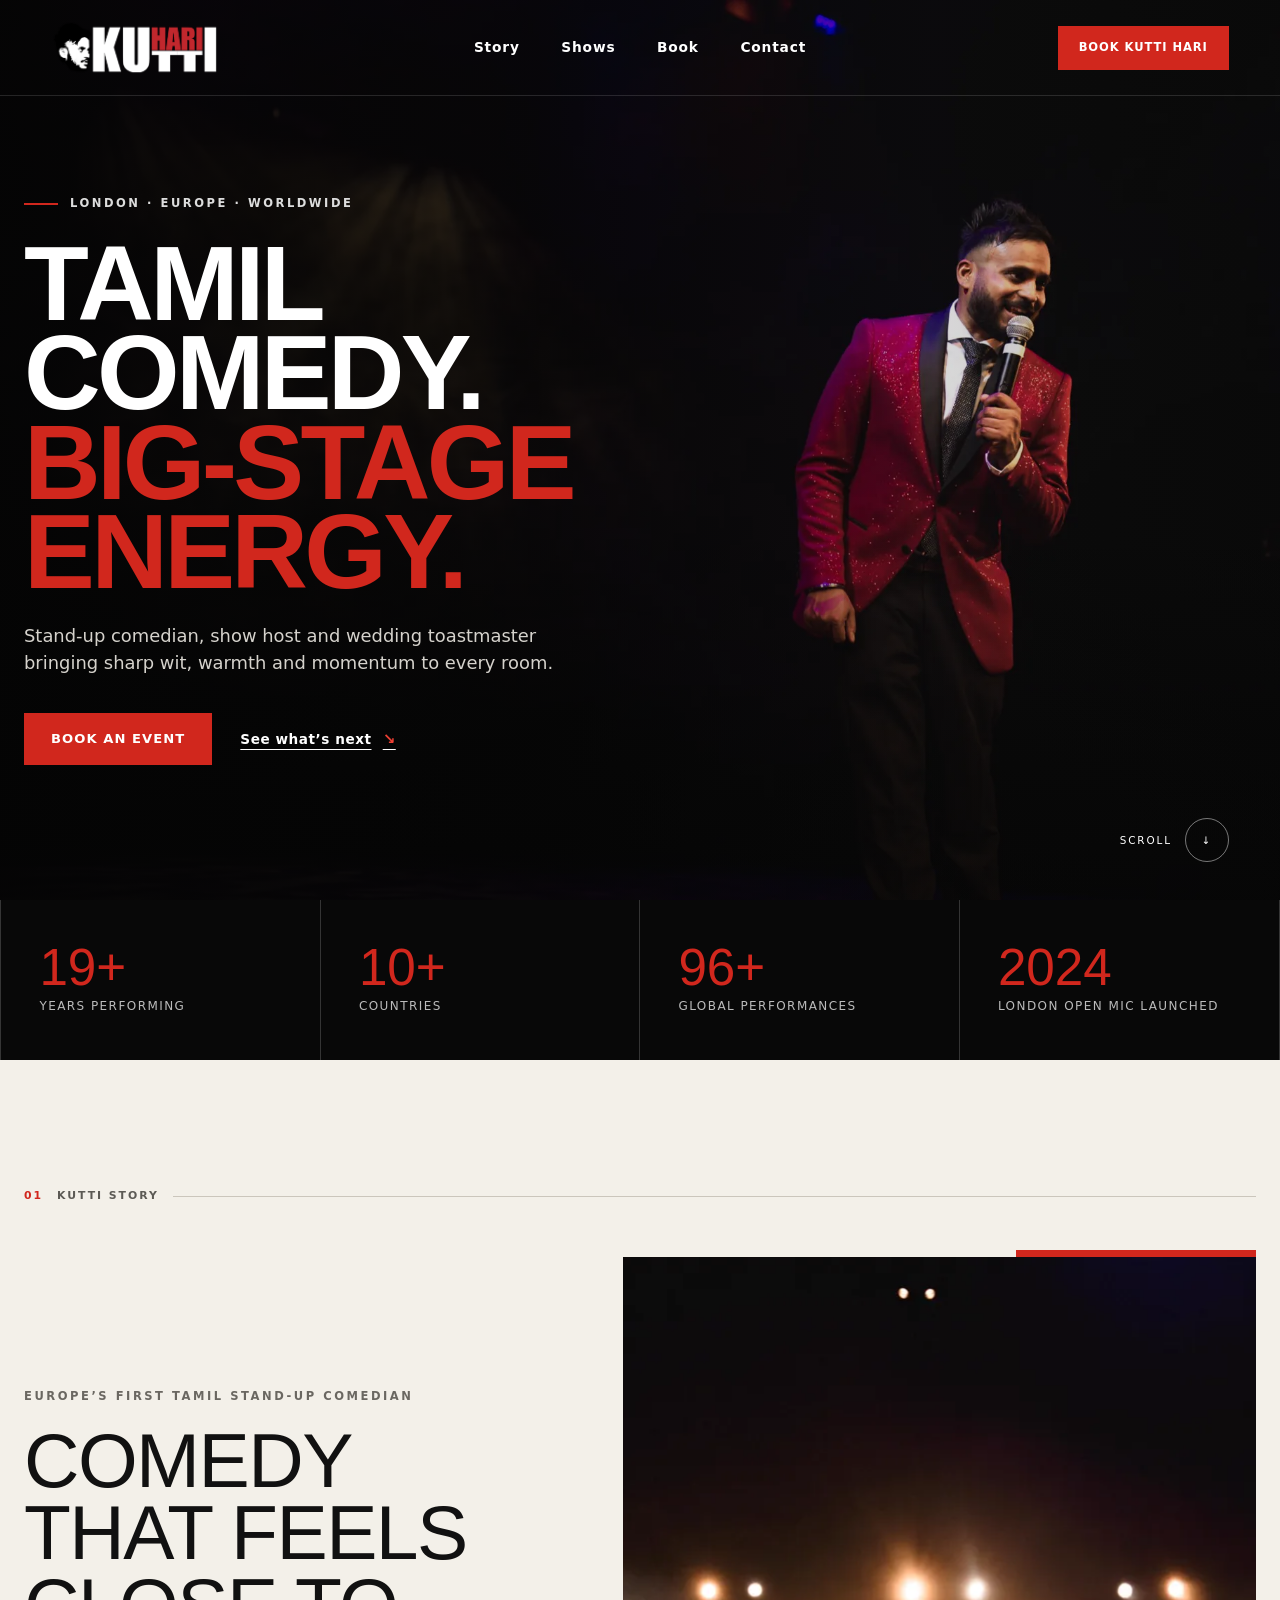
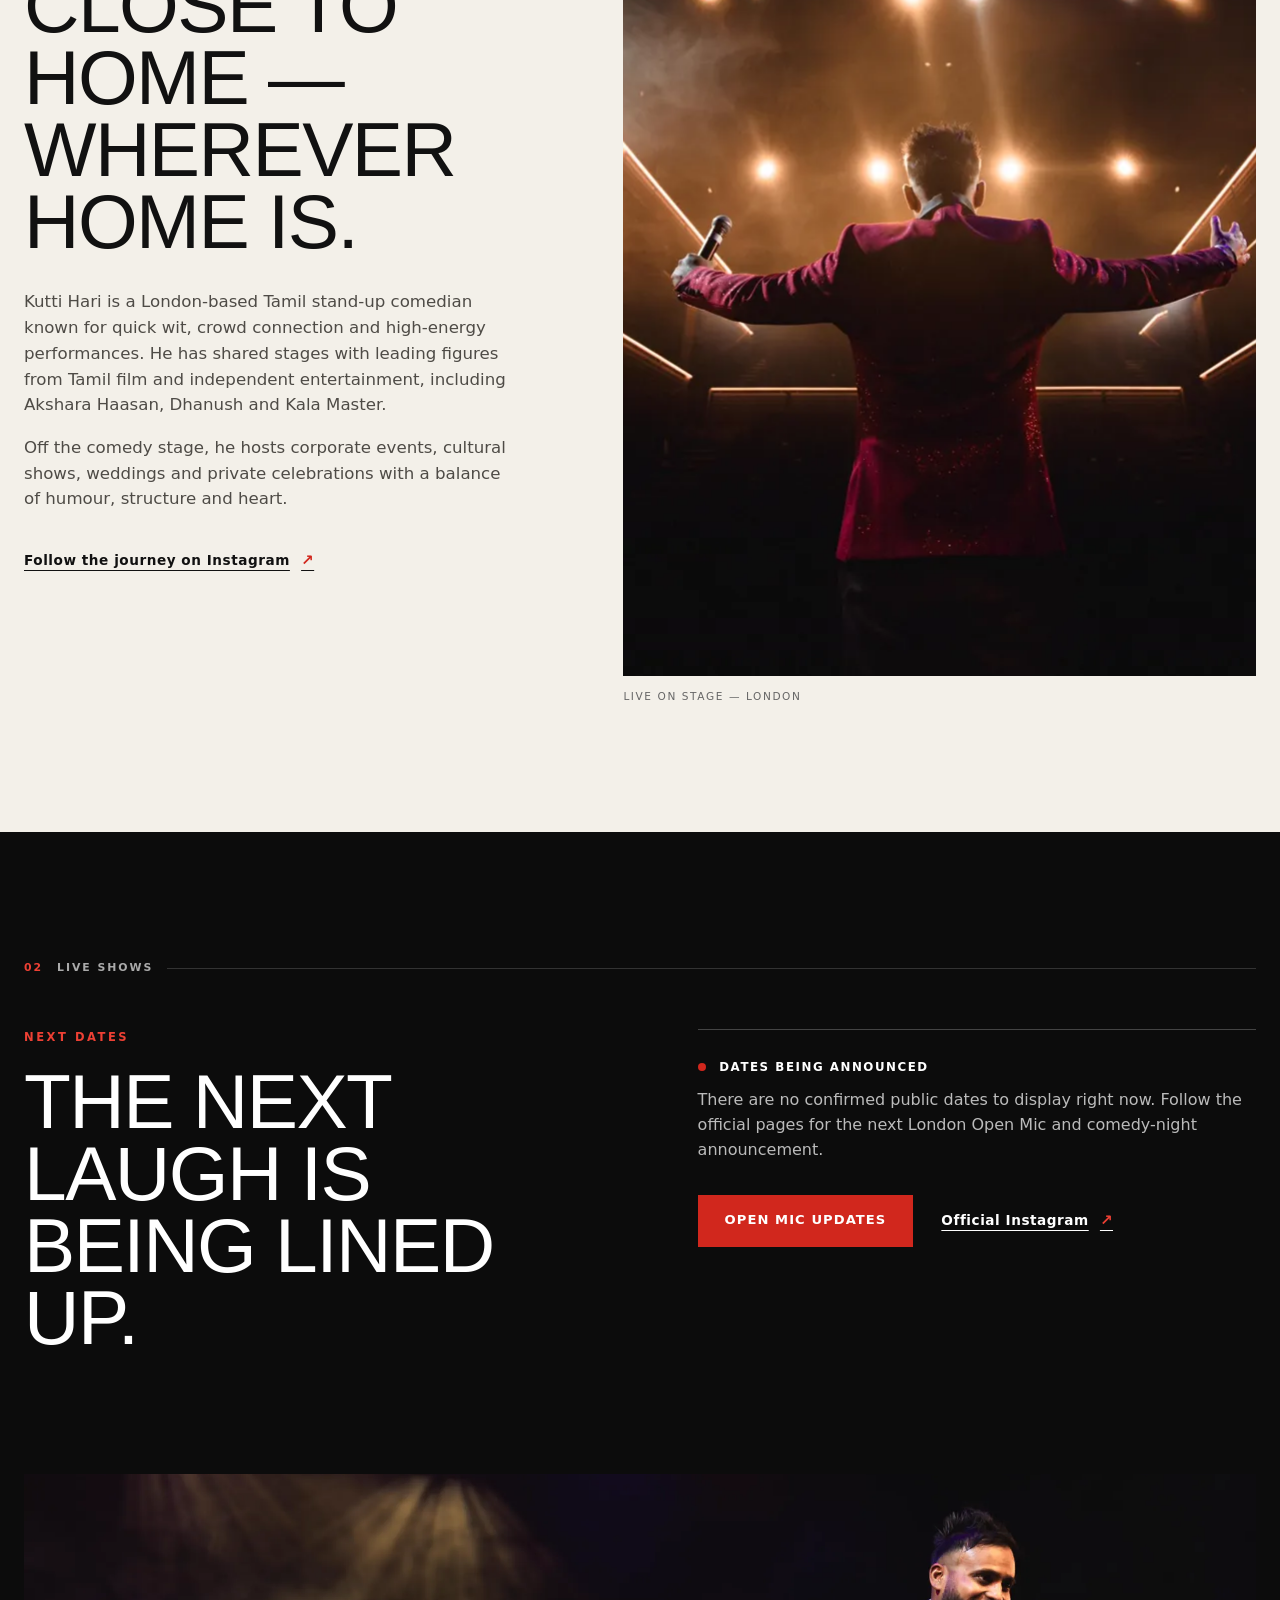
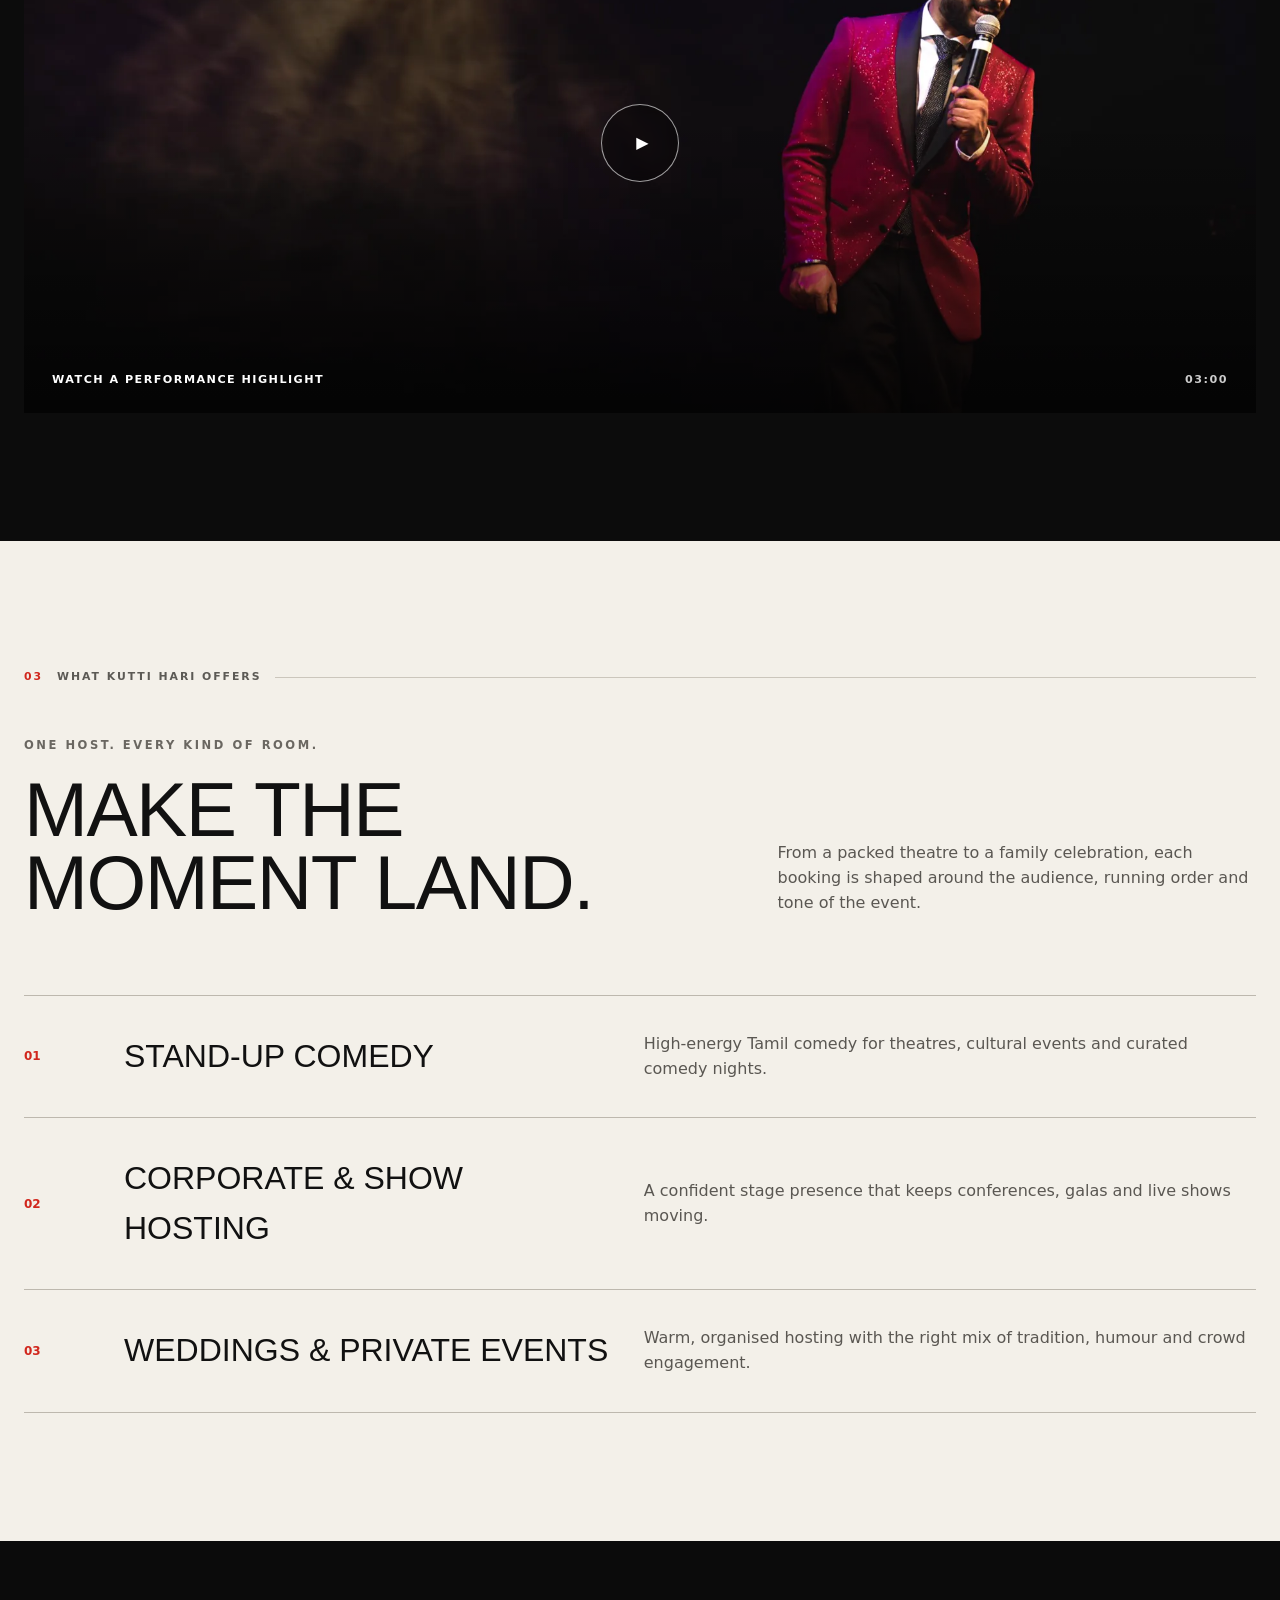
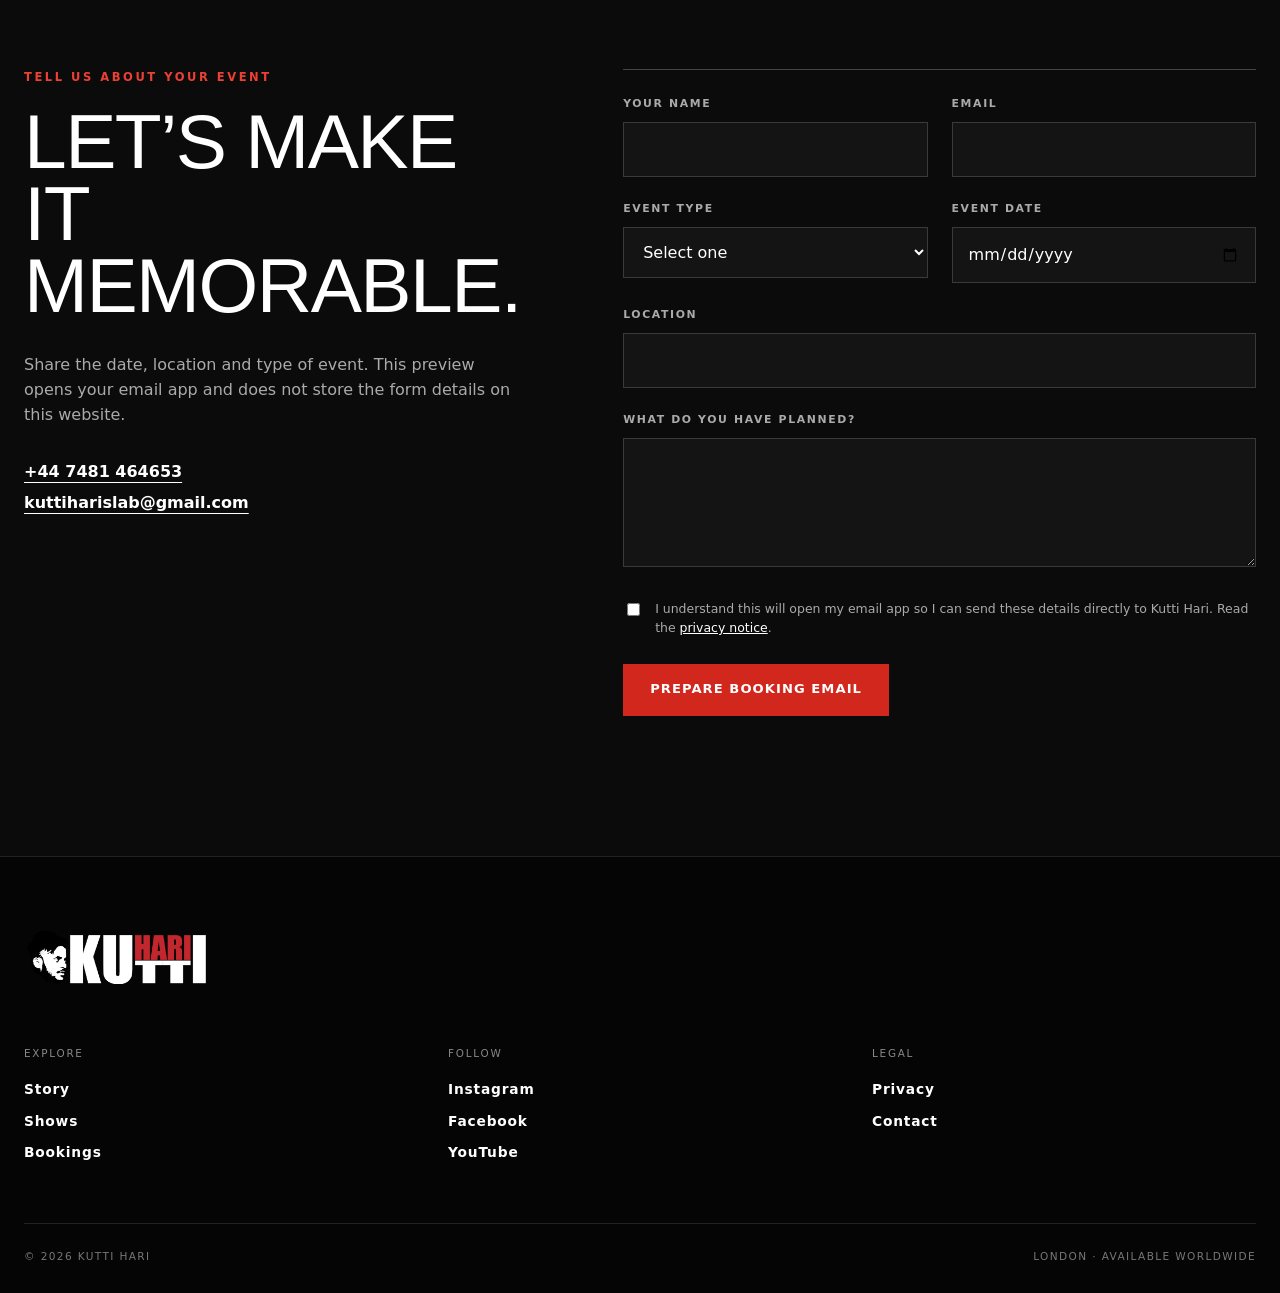
<file: index.html>
<!DOCTYPE html>
<html lang="en-GB">
<head>
  <meta charset="utf-8">
  <meta name="viewport" content="width=device-width, initial-scale=1">
  <meta name="description" content="Kutti Hari is a London-based Tamil stand-up comedian and event host performing across Europe and worldwide.">
  <meta name="robots" content="noindex,nofollow">
  <meta name="theme-color" content="#090909">
  <link rel="canonical" href="https://kuttihari.com/">
  <link rel="icon" href="assets/favicon.svg" type="image/svg+xml">
  <link rel="preload" href="assets/hero-a.webp" as="image" type="image/webp" fetchpriority="high">
  <link rel="stylesheet" href="styles.css">
  <title>Kutti Hari — Tamil stand-up comedian &amp; event host</title>
  <script type="application/ld+json">{"@context":"https://schema.org","@type":"Person","name":"Kutti Hari","jobTitle":"Stand-up comedian and event host","url":"https://kuttihari.com/","sameAs":["https://www.instagram.com/kutti_hari","https://www.facebook.com/mr.kuttihari","https://uk.linkedin.com/in/haripathu","https://youtube.com/@kuttikouple"],"email":"mailto:kuttiharislab@gmail.com","telephone":"+44 7484 802399"}</script>
</head>
<body>
  <a class="skip-link" href="#main">Skip to content</a>
  <header class="site-header" id="top">
    <a class="brand" href="#top" aria-label="Kutti Hari home"><img src="assets/logo.png" width="697" height="229" alt="Kutti Hari"></a>
    <button class="menu-toggle" type="button" aria-expanded="false" aria-controls="main-nav"><span></span><span></span><span></span><span class="sr-only">Menu</span></button>
    <nav id="main-nav" aria-label="Main navigation">
      <a href="#about">Story</a><a href="#shows">Shows</a><a href="#services">Book</a><a href="#contact">Contact</a>
    </nav>
    <a class="button button-small header-cta" href="#contact">Book Kutti Hari</a>
  </header>

  <main id="main">
    <section class="hero" aria-labelledby="hero-title">
      <div class="hero-image" role="img" aria-label="Kutti Hari performing on stage with a microphone"></div>
      <div class="hero-shade"></div>
      <div class="hero-copy">
        <p class="eyebrow">London · Europe · Worldwide</p>
        <h1 id="hero-title">Tamil comedy.<br><span>Big-stage energy.</span></h1>
        <p class="hero-lede">Stand-up comedian, show host and wedding toastmaster bringing sharp wit, warmth and momentum to every room.</p>
        <div class="actions"><a class="button" href="#contact">Book an event</a><a class="text-link" href="#shows">See what’s next <span aria-hidden="true">↘</span></a></div>
      </div>
      <a class="scroll-cue" href="#proof" aria-label="Scroll to performance highlights"><span>Scroll</span><i aria-hidden="true"></i></a>
    </section>

    <section class="proof" id="proof" aria-label="Performance highlights">
      <div><strong>19+</strong><span>Years performing</span></div>
      <div><strong>10+</strong><span>Countries</span></div>
      <div><strong>96+</strong><span>Global performances</span></div>
      <div><strong>2024</strong><span>London Open Mic launched</span></div>
    </section>

    <section class="section about" id="about">
      <div class="section-label"><span>01</span> Kutti story</div>
      <div class="about-grid">
        <div class="about-copy">
          <p class="kicker">Europe’s first Tamil stand-up comedian</p>
          <h2>Comedy that feels close to home — wherever home is.</h2>
          <p>Kutti Hari is a London-based Tamil stand-up comedian known for quick wit, crowd connection and high-energy performances. He has shared stages with leading figures from Tamil film and independent entertainment, including Akshara Haasan, Dhanush and Kala Master.</p>
          <p>Off the comedy stage, he hosts corporate events, cultural shows, weddings and private celebrations with a balance of humour, structure and heart.</p>
          <a class="text-link dark" href="https://www.instagram.com/kutti_hari" target="_blank" rel="noopener">Follow the journey on Instagram <span aria-hidden="true">↗</span></a>
        </div>
        <figure class="about-image">
          <img src="assets/hero-b.webp" width="1600" height="1019" loading="lazy" alt="Kutti Hari facing the stage with his arms open under theatre lights">
          <figcaption>Live on stage — London</figcaption>
        </figure>
      </div>
    </section>

    <section class="section shows" id="shows">
      <div class="section-label light"><span>02</span> Live shows</div>
      <div class="shows-grid">
        <div><p class="kicker red">Next dates</p><h2>The next laugh is being lined up.</h2></div>
        <div class="date-card">
          <p class="status"><i></i> Dates being announced</p>
          <p>There are no confirmed public dates to display right now. Follow the official pages for the next London Open Mic and comedy-night announcement.</p>
          <div class="actions"><a class="button" href="https://www.instagram.com/kuttihariopenmic" target="_blank" rel="noopener">Open Mic updates</a><a class="text-link" href="https://www.instagram.com/kutti_hari" target="_blank" rel="noopener">Official Instagram <span aria-hidden="true">↗</span></a></div>
        </div>
      </div>
      <a class="video-card" href="https://www.youtube.com/watch?v=BE_hwisD3ow" target="_blank" rel="noopener" aria-label="Watch a performance highlight — 03:00 — opens YouTube">
        <img src="assets/hero-a.webp" width="1920" height="1281" loading="lazy" alt="Kutti Hari smiling on stage in a red jacket">
        <span class="play" aria-hidden="true">▶</span><span class="video-label">Watch a performance highlight <b>03:00</b></span>
      </a>
    </section>

    <section class="section services" id="services">
      <div class="section-label"><span>03</span> What Kutti Hari offers</div>
      <div class="services-head"><div><p class="kicker">One host. Every kind of room.</p><h2>Make the moment land.</h2></div><p>From a packed theatre to a family celebration, each booking is shaped around the audience, running order and tone of the event.</p></div>
      <div class="service-list">
        <article><span>01</span><h3>Stand-up comedy</h3><p>High-energy Tamil comedy for theatres, cultural events and curated comedy nights.</p></article>
        <article><span>02</span><h3>Corporate &amp; show hosting</h3><p>A confident stage presence that keeps conferences, galas and live shows moving.</p></article>
        <article><span>03</span><h3>Weddings &amp; private events</h3><p>Warm, organised hosting with the right mix of tradition, humour and crowd engagement.</p></article>
      </div>
    </section>

    <section class="section contact" id="contact">
      <div class="contact-intro"><div class="section-label light"><span>04</span> Book Kutti Hari</div><p class="kicker red">Tell us about your event</p><h2>Let’s make it memorable.</h2><p>Share the date, location and type of event. This preview opens your email app and does not store the form details on this website.</p><div class="direct"><a href="tel:+447481464653">+44&nbsp;7481&nbsp;464653</a><a href="mailto:kuttiharislab@gmail.com">kuttiharislab@gmail.com</a></div></div>
      <form id="booking-form">
        <div class="field-row"><div class="field"><label for="name">Your name</label><input id="name" name="name" type="text" autocomplete="name" required></div><div class="field"><label for="email">Email</label><input id="email" name="email" type="email" autocomplete="email" required></div></div>
        <div class="field-row"><div class="field"><label for="event-type">Event type</label><select id="event-type" name="event-type" required><option value="">Select one</option><option>Comedy show</option><option>Corporate event</option><option>Wedding</option><option>Private celebration</option><option>Other</option></select></div><div class="field"><label for="event-date">Event date</label><input id="event-date" name="event-date" type="date"></div></div>
        <div class="field"><label for="location">Location</label><input id="location" name="location" type="text" autocomplete="address-level2"></div>
        <div class="field"><label for="message">What do you have planned?</label><textarea id="message" name="message" rows="4" required></textarea></div>
        <label class="consent"><input type="checkbox" required> <span>I understand this will open my email app so I can send these details directly to Kutti Hari. Read the <a href="privacy.html">privacy notice</a>.</span></label>
        <button class="button" type="submit">Prepare booking email</button><p class="form-status" id="form-status" role="status" aria-live="polite"></p>
      </form>
    </section>
  </main>

  <footer>
    <a class="brand footer-brand" href="#top" aria-label="Kutti Hari home"><img src="assets/logo.png" width="697" height="229" alt="Kutti Hari"></a>
    <div class="footer-links"><div><span>Explore</span><a href="#about">Story</a><a href="#shows">Shows</a><a href="#services">Bookings</a></div><div><span>Follow</span><a href="https://www.instagram.com/kutti_hari" target="_blank" rel="noopener">Instagram</a><a href="https://www.facebook.com/mr.kuttihari" target="_blank" rel="noopener">Facebook</a><a href="https://youtube.com/@kuttikouple" target="_blank" rel="noopener">YouTube</a></div><div><span>Legal</span><a href="privacy.html">Privacy</a><a href="mailto:kuttiharislab@gmail.com">Contact</a></div></div>
    <div class="footer-bottom"><span>© <span id="year"></span> Kutti Hari</span><span>London · Available worldwide</span></div>
  </footer>
  <script src="script.js" defer></script>
</body>
</html>
</file>
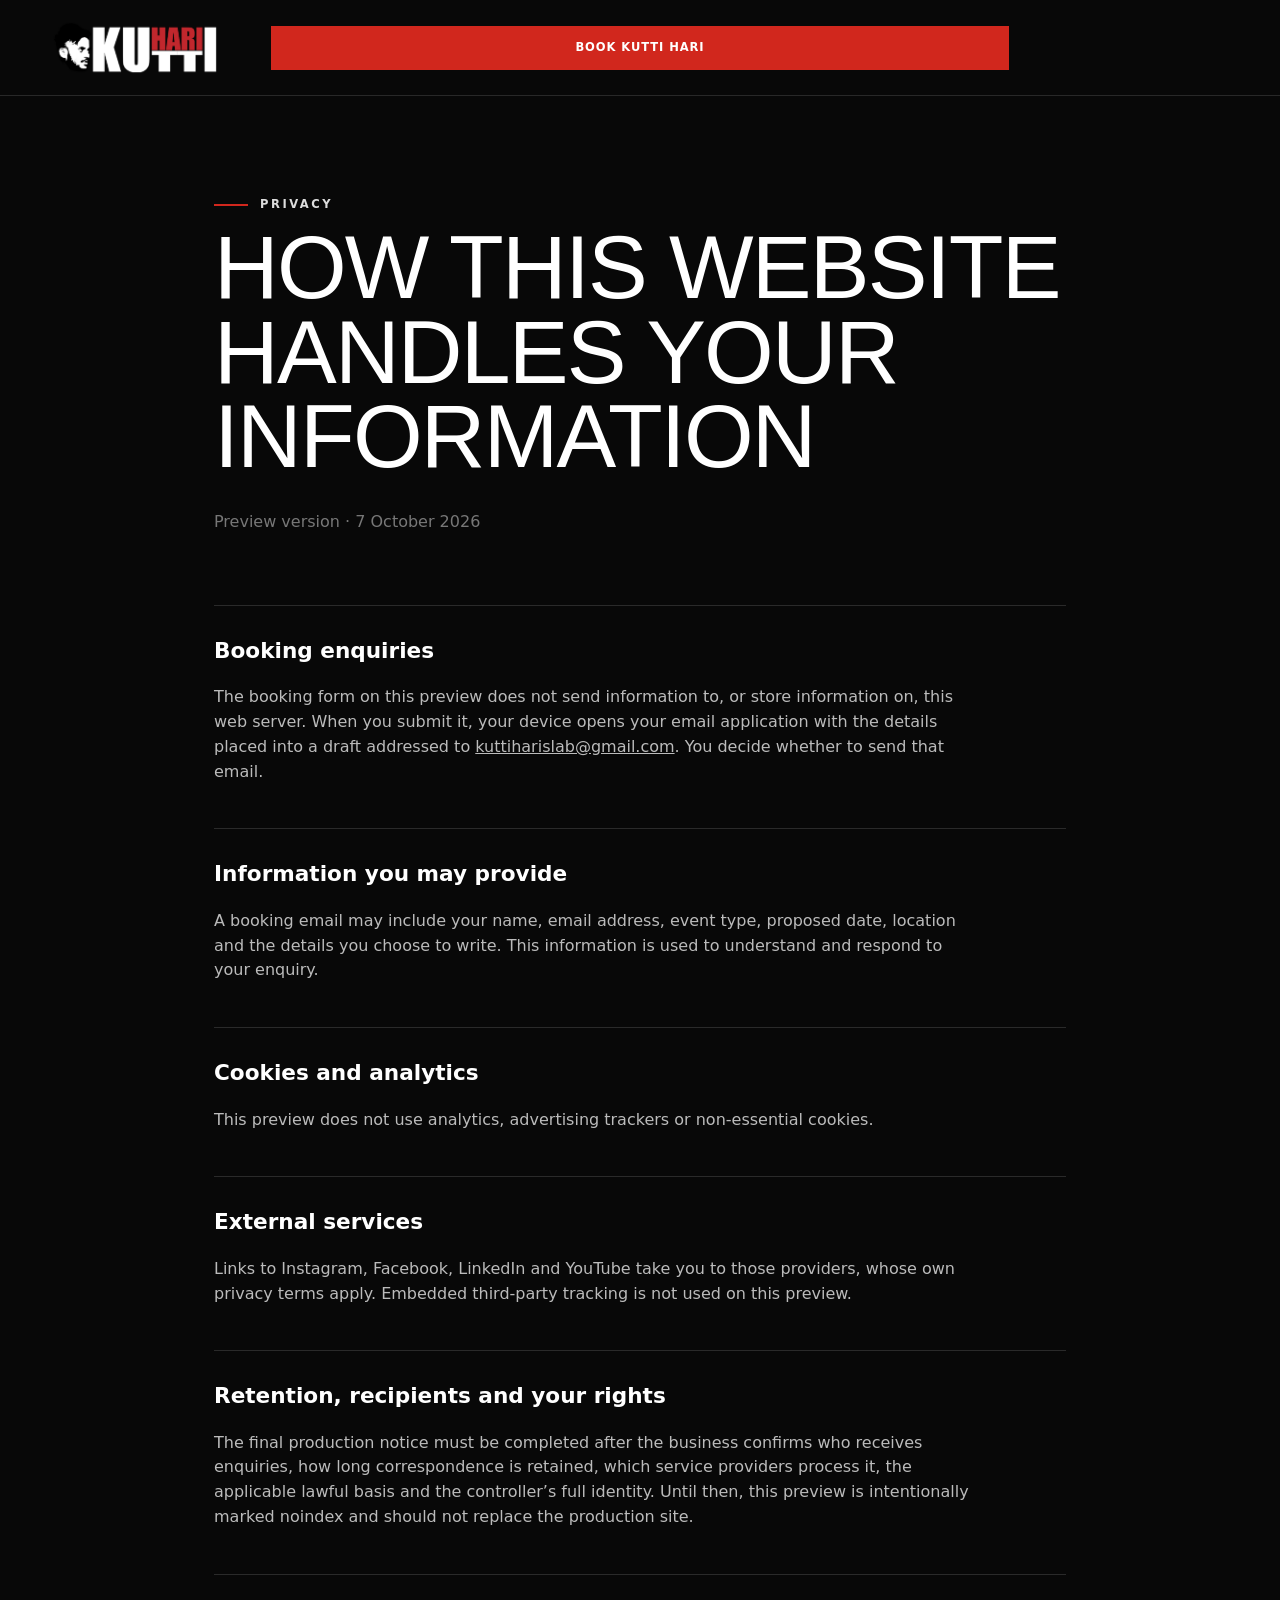
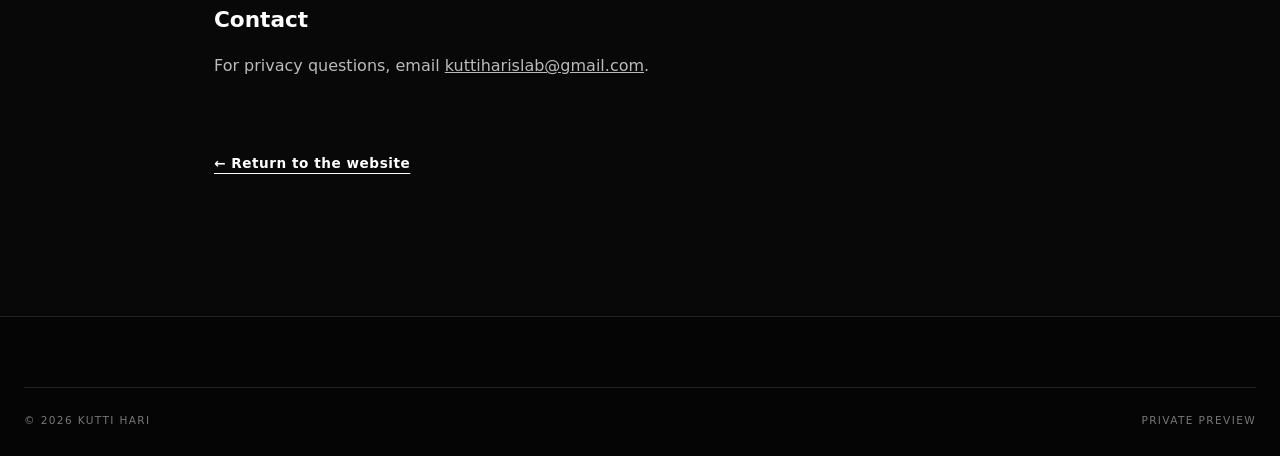
<file: privacy.html>
<!DOCTYPE html><html lang="en-GB"><head><meta charset="utf-8"><meta name="viewport" content="width=device-width,initial-scale=1"><meta name="robots" content="noindex,nofollow"><meta name="description" content="Privacy information for the Kutti Hari website preview."><link rel="icon" href="assets/favicon.svg" type="image/svg+xml"><link rel="stylesheet" href="styles.css"><title>Privacy — Kutti Hari</title></head><body class="legal-page"><header class="site-header"><a class="brand" href="index.html" aria-label="Kutti Hari home"><img src="assets/logo.png" width="697" height="229" alt="Kutti Hari"></a><a class="button button-small" href="index.html#contact">Book Kutti Hari</a></header><main class="legal"><p class="eyebrow">Privacy</p><h1>How this website handles your information</h1><p class="updated">Preview version · 7 October 2026</p><section><h2>Booking enquiries</h2><p>The booking form on this preview does not send information to, or store information on, this web server. When you submit it, your device opens your email application with the details placed into a draft addressed to <a href="mailto:kuttiharislab@gmail.com">kuttiharislab@gmail.com</a>. You decide whether to send that email.</p></section><section><h2>Information you may provide</h2><p>A booking email may include your name, email address, event type, proposed date, location and the details you choose to write. This information is used to understand and respond to your enquiry.</p></section><section><h2>Cookies and analytics</h2><p>This preview does not use analytics, advertising trackers or non-essential cookies.</p></section><section><h2>External services</h2><p>Links to Instagram, Facebook, LinkedIn and YouTube take you to those providers, whose own privacy terms apply. Embedded third-party tracking is not used on this preview.</p></section><section><h2>Retention, recipients and your rights</h2><p>The final production notice must be completed after the business confirms who receives enquiries, how long correspondence is retained, which service providers process it, the applicable lawful basis and the controller’s full identity. Until then, this preview is intentionally marked noindex and should not replace the production site.</p></section><section><h2>Contact</h2><p>For privacy questions, email <a href="mailto:kuttiharislab@gmail.com">kuttiharislab@gmail.com</a>.</p></section><a class="text-link dark" href="index.html">← Return to the website</a></main><footer><div class="footer-bottom"><span>© <span id="year"></span> Kutti Hari</span><span>Private preview</span></div></footer><script src="script.js" defer></script></body></html>
</file>
<file: styles.css>
:root{--bg:#080808;--ink:#111;--paper:#f3f0e9;--white:#fff;--red:#d1271d;--red-bright:#ed4034;--muted:#b9b5ae;--line:rgba(255,255,255,.18);--max:1280px}*{box-sizing:border-box}html{scroll-behavior:smooth}body{margin:0;background:var(--bg);color:var(--white);font-family:Inter,ui-sans-serif,system-ui,-apple-system,BlinkMacSystemFont,"Segoe UI",sans-serif;line-height:1.55;-webkit-font-smoothing:antialiased}img{max-width:100%;display:block}a{color:inherit}.skip-link{position:fixed;left:1rem;top:-5rem;background:#fff;color:#000;padding:.8rem 1rem;z-index:1000}.skip-link:focus{top:1rem}.sr-only{position:absolute;width:1px;height:1px;padding:0;margin:-1px;overflow:hidden;clip:rect(0,0,0,0);white-space:nowrap;border:0}.site-header{position:absolute;z-index:50;top:0;left:0;width:100%;height:96px;display:grid;grid-template-columns:220px 1fr 220px;align-items:center;padding:0 clamp(24px,4vw,72px);border-bottom:1px solid rgba(255,255,255,.13)}.brand{display:inline-flex;width:168px}.brand img{width:100%;height:auto}.site-header nav{display:flex;gap:clamp(24px,3vw,48px);justify-content:center}.site-header nav a,.footer-links a{text-decoration:none;font-size:.86rem;font-weight:650;letter-spacing:.06em}.site-header nav a{padding:1rem .1rem;position:relative}.site-header nav a:after{content:"";position:absolute;left:0;right:100%;bottom:.65rem;height:2px;background:var(--red);transition:right .25s}.site-header nav a:hover:after,.site-header nav a:focus-visible:after{right:0}.header-cta{justify-self:end}.menu-toggle{display:none;background:none;border:0;color:#fff}.button{display:inline-flex;align-items:center;justify-content:center;min-height:52px;padding:0 26px;background:var(--red);color:#fff;text-decoration:none;border:1px solid var(--red);font:inherit;font-size:.82rem;font-weight:800;letter-spacing:.08em;text-transform:uppercase;cursor:pointer;transition:background .2s,color .2s,transform .2s}.button:hover,.button:focus-visible{background:#fff;border-color:#fff;color:#111;transform:translateY(-2px)}.button-small{min-height:44px;padding:0 20px;font-size:.72rem}.text-link{display:inline-flex;align-items:center;gap:.7rem;color:#fff;text-underline-offset:5px;font-weight:750;font-size:.85rem;letter-spacing:.04em}.text-link span{color:var(--red);font-size:1.1em}.text-link.dark{color:#111}.actions{display:flex;align-items:center;gap:28px;flex-wrap:wrap}.hero{position:relative;min-height:min(920px,100svh);height:100svh;overflow:hidden;display:flex;align-items:center}.hero-image{position:absolute;inset:0;background:url('assets/hero-a.webp') center center/cover no-repeat}.hero-shade{position:absolute;inset:0;background:linear-gradient(90deg,rgba(4,4,4,.95) 0%,rgba(4,4,4,.72) 42%,rgba(4,4,4,.15) 73%,rgba(4,4,4,.35) 100%),linear-gradient(0deg,rgba(4,4,4,.58),transparent 42%)}.hero-copy{position:relative;z-index:2;width:min(760px,70vw);margin-left:max(24px,calc((100vw - var(--max))/2));padding:120px 0 60px}.eyebrow,.kicker{text-transform:uppercase;font-size:.72rem;font-weight:850;letter-spacing:.22em}.eyebrow{display:flex;align-items:center;gap:12px;color:#ddd}.eyebrow:before{content:"";width:34px;height:2px;background:var(--red)}h1,h2,h3,p{margin-top:0}.hero h1{font-family:"Arial Narrow",Impact,Haettenschweiler,sans-serif;font-size:clamp(4.4rem,8.3vw,8.4rem);line-height:.84;letter-spacing:-.035em;text-transform:uppercase;margin:.25em 0 .24em;max-width:900px}.hero h1 span{color:var(--red)}.hero-lede{font-size:clamp(1rem,1.4vw,1.2rem);color:#d5d2cc;max-width:590px;margin-bottom:36px}.scroll-cue{position:absolute;z-index:4;right:clamp(24px,4vw,72px);bottom:38px;text-decoration:none;display:flex;align-items:center;gap:13px;font-size:.65rem;text-transform:uppercase;letter-spacing:.18em}.scroll-cue i{width:44px;height:44px;border:1px solid rgba(255,255,255,.45);border-radius:50%;position:relative}.scroll-cue i:after{content:"↓";position:absolute;inset:0;display:grid;place-items:center;font-style:normal}.proof{max-width:var(--max);margin:auto;display:grid;grid-template-columns:repeat(4,1fr);border-left:1px solid var(--line);border-right:1px solid var(--line)}.proof div{padding:42px clamp(22px,3vw,46px);border-right:1px solid var(--line)}.proof div:last-child{border:0}.proof strong{display:block;color:var(--red);font-family:Impact,"Arial Narrow",sans-serif;font-size:clamp(2.4rem,4vw,4.2rem);line-height:1;font-weight:500}.proof span{font-size:.75rem;color:#bbb;text-transform:uppercase;letter-spacing:.12em}.section{padding:clamp(80px,10vw,150px) max(24px,calc((100vw - var(--max))/2))}.section-label{display:flex;align-items:center;gap:14px;color:#5c5a55;text-transform:uppercase;letter-spacing:.18em;font-size:.68rem;font-weight:850;margin-bottom:52px}.section-label:after{content:"";height:1px;background:#cbc6bc;flex:1}.section-label span{color:var(--red)}.section-label.light{color:#aaa}.section-label.light:after{background:#333}.about{background:var(--paper);color:var(--ink)}.about-grid{display:grid;grid-template-columns:minmax(0,.88fr) minmax(0,1.12fr);gap:clamp(50px,8vw,120px);align-items:center}.kicker{color:#6a6761;margin-bottom:18px}.kicker.red{color:var(--red)}.about h2,.shows h2,.services h2,.contact h2,.legal h1,.error-page h1{font-family:Impact,"Arial Narrow",sans-serif;text-transform:uppercase;font-weight:500;line-height:.94;letter-spacing:-.02em;font-size:clamp(3rem,6vw,6rem);margin-bottom:32px}.about-copy>p:not(.kicker){font-size:1.04rem;color:#4e4b46;max-width:660px}.about-copy .text-link{margin-top:20px}.about-image{margin:0;position:relative}.about-image:before{content:"";position:absolute;width:38%;height:7px;background:var(--red);top:-7px;right:0}.about-image img{aspect-ratio:1.28/1;object-fit:cover;object-position:center 64%}.about-image figcaption{font-size:.66rem;text-transform:uppercase;letter-spacing:.15em;margin-top:12px;color:#666}.shows{background:#0c0c0c}.shows-grid{display:grid;grid-template-columns:1fr 1fr;gap:clamp(50px,9vw,140px);align-items:start}.shows h2{max-width:680px}.date-card{border-top:1px solid #444;padding-top:28px}.date-card>p{color:#bbb;max-width:580px}.status{text-transform:uppercase!important;letter-spacing:.13em;font-size:.74rem!important;color:#fff!important;font-weight:800}.status i{display:inline-block;width:8px;height:8px;background:var(--red);border-radius:50%;margin-right:8px}.date-card .actions{margin-top:32px}.video-card{position:relative;display:block;margin-top:88px;overflow:hidden;background:#111;aspect-ratio:16/7;color:#fff}.video-card:after{content:"";position:absolute;inset:0;background:linear-gradient(0deg,rgba(0,0,0,.7),transparent 55%);transition:background .3s}.video-card img{width:100%;height:100%;object-fit:cover;object-position:center 52%;transition:transform .7s}.video-card:hover img{transform:scale(1.025)}.play{position:absolute;z-index:2;inset:0;margin:auto;width:78px;height:78px;border:1px solid rgba(255,255,255,.6);background:rgba(0,0,0,.28);border-radius:50%;display:grid;place-items:center;padding-left:5px;backdrop-filter:blur(6px)}.video-label{position:absolute;z-index:2;left:28px;right:28px;bottom:24px;display:flex;justify-content:space-between;text-transform:uppercase;letter-spacing:.13em;font-size:.7rem;font-weight:750}.video-label b{color:#ccc}.services{background:var(--paper);color:var(--ink)}.services-head{display:grid;grid-template-columns:1fr .7fr;gap:70px;align-items:end}.services-head>p{color:#5a5752;max-width:500px;margin-bottom:34px}.service-list{margin-top:45px;border-top:1px solid #bdb8ae}.service-list article{display:grid;grid-template-columns:70px .8fr 1fr;gap:30px;align-items:center;padding:36px 0;border-bottom:1px solid #bdb8ae}.service-list article>span{color:var(--red);font-size:.75rem;font-weight:800}.service-list h3{font-family:Impact,"Arial Narrow",sans-serif;text-transform:uppercase;font-size:clamp(1.5rem,2.5vw,2.4rem);font-weight:500;margin:0}.service-list p{margin:0;color:#5a5752}.contact{display:grid;grid-template-columns:.8fr 1.2fr;gap:clamp(55px,8vw,120px);background:#0b0b0b}.contact .section-label{grid-column:1/-1;margin-bottom:0}.contact-intro .section-label{display:none}.contact h2{font-size:clamp(3.8rem,6vw,6.5rem)}.contact-intro>p:not(.kicker){color:#aaa;max-width:520px}.direct{display:flex;flex-direction:column;gap:6px;margin-top:32px}.direct a{font-weight:800;text-underline-offset:5px}form{border-top:1px solid #444;padding-top:26px}.field-row{display:grid;grid-template-columns:1fr 1fr;gap:24px}.field{margin-bottom:24px}.field label{display:block;font-size:.68rem;text-transform:uppercase;letter-spacing:.15em;color:#aaa;margin-bottom:9px;font-weight:800}.field input,.field select,.field textarea{width:100%;color:#fff;background:#141414;border:1px solid #3a3a3a;border-radius:0;padding:14px 15px;font:inherit;outline:none}.field input:focus,.field select:focus,.field textarea:focus{border-color:var(--red);box-shadow:0 0 0 2px rgba(229,52,40,.22)}.consent{display:flex;align-items:flex-start;gap:12px;color:#aaa;font-size:.78rem;margin:4px 0 26px}.consent input{margin-top:4px;accent-color:var(--red)}.consent a{color:#fff}.form-status{color:#aaa;font-size:.8rem;margin:12px 0 0}footer{padding:70px max(24px,calc((100vw - var(--max))/2)) 28px;background:#050505;border-top:1px solid #222}.footer-brand{width:185px;margin-bottom:58px}.footer-links{display:grid;grid-template-columns:repeat(3,1fr);gap:40px;padding-bottom:60px}.footer-links div{display:flex;flex-direction:column;gap:10px}.footer-links div>span{color:#888;font-size:.65rem;text-transform:uppercase;letter-spacing:.17em;margin-bottom:8px}.footer-links a:hover{color:var(--red)}.footer-bottom{display:flex;justify-content:space-between;border-top:1px solid #222;padding-top:24px;color:#777;font-size:.66rem;text-transform:uppercase;letter-spacing:.13em}.section-label.light span,.kicker.red,.text-link:not(.dark) span{color:var(--red-bright)}.footer-links a:hover{color:var(--red-bright)}.menu-toggle{width:42px;height:42px;padding:8px}.menu-toggle>span:not(.sr-only){display:block;height:2px;background:#fff;margin:6px 0}.legal-page .site-header{position:relative}.legal{max-width:900px;margin:0 auto;padding:100px 24px 140px}.legal h1{font-size:clamp(3.3rem,7vw,6.5rem)}.legal .updated{color:#777;margin-bottom:70px}.legal section{padding:28px 0;border-top:1px solid #2a2a2a}.legal h2{font-size:1.35rem}.legal section p{color:#bbb;max-width:760px}.legal .text-link{margin-top:30px;color:#fff}.error-page{display:grid;min-height:100vh;place-items:center;background:linear-gradient(135deg,#050505,#20100e)}.error-page main{text-align:center;padding:24px}.error-page h1{font-size:clamp(3rem,8vw,7rem)}.error-page p{color:#bbb;margin-bottom:30px}
@media(max-width:900px){.site-header{height:78px;grid-template-columns:1fr auto;padding:0 22px}.brand{width:142px}.menu-toggle{display:block;justify-self:end}.site-header nav{position:absolute;top:78px;left:0;right:0;background:#090909;border-top:1px solid #333;display:none;flex-direction:column;align-items:stretch;gap:0;padding:12px 22px 22px}.site-header nav.open{display:flex}.site-header nav a{padding:14px 0;border-bottom:1px solid #222}.header-cta{display:none}.hero{min-height:820px;height:100svh}.hero-image{background-position:75% center}.hero-shade{background:linear-gradient(90deg,rgba(4,4,4,.88),rgba(4,4,4,.22)),linear-gradient(0deg,rgba(4,4,4,.88),transparent 60%)}.hero-copy{width:auto;margin:0;padding:120px 24px 105px;align-self:flex-end}.hero h1{font-size:clamp(3.8rem,15vw,7rem)}.hero-lede{max-width:500px}.scroll-cue{right:22px;bottom:22px}.proof{grid-template-columns:1fr 1fr}.proof div:nth-child(2){border-right:0}.proof div:nth-child(-n+2){border-bottom:1px solid var(--line)}.about-grid,.shows-grid,.services-head,.contact{grid-template-columns:1fr}.about-grid{gap:62px}.about-image{grid-row:1}.shows-grid{gap:25px}.video-card{aspect-ratio:16/10}.services-head{gap:0}.service-list article{grid-template-columns:45px 1fr}.service-list article p{grid-column:2}.contact{gap:50px}.contact .section-label{display:flex}.contact-intro .section-label{display:none}}
@media(max-width:600px){.section{padding:78px 22px}.hero{min-height:760px}.hero-copy{padding-bottom:88px}.hero h1{font-size:clamp(3.5rem,17vw,5.5rem)}.hero-lede{font-size:.96rem}.actions{gap:20px}.proof div{padding:28px 20px}.proof strong{font-size:2.6rem}.proof span{font-size:.61rem}.section-label{margin-bottom:36px}.about h2,.shows h2,.services h2,.contact h2{font-size:3.4rem}.about-grid{gap:42px}.about-image img{aspect-ratio:4/5;object-position:center}.video-card{margin-top:58px;aspect-ratio:4/5}.video-card img{object-position:68% center}.play{width:64px;height:64px}.service-list article{gap:15px}.field-row{grid-template-columns:1fr;gap:0}.footer-links{grid-template-columns:1fr 1fr}.footer-bottom{gap:15px;flex-direction:column}.legal-page .site-header .button{display:inline-flex}.legal-page .site-header{grid-template-columns:1fr auto}.legal{padding-top:70px}}
@media(prefers-reduced-motion:reduce){html{scroll-behavior:auto}*,*:before,*:after{transition:none!important;animation:none!important}}
</file>
